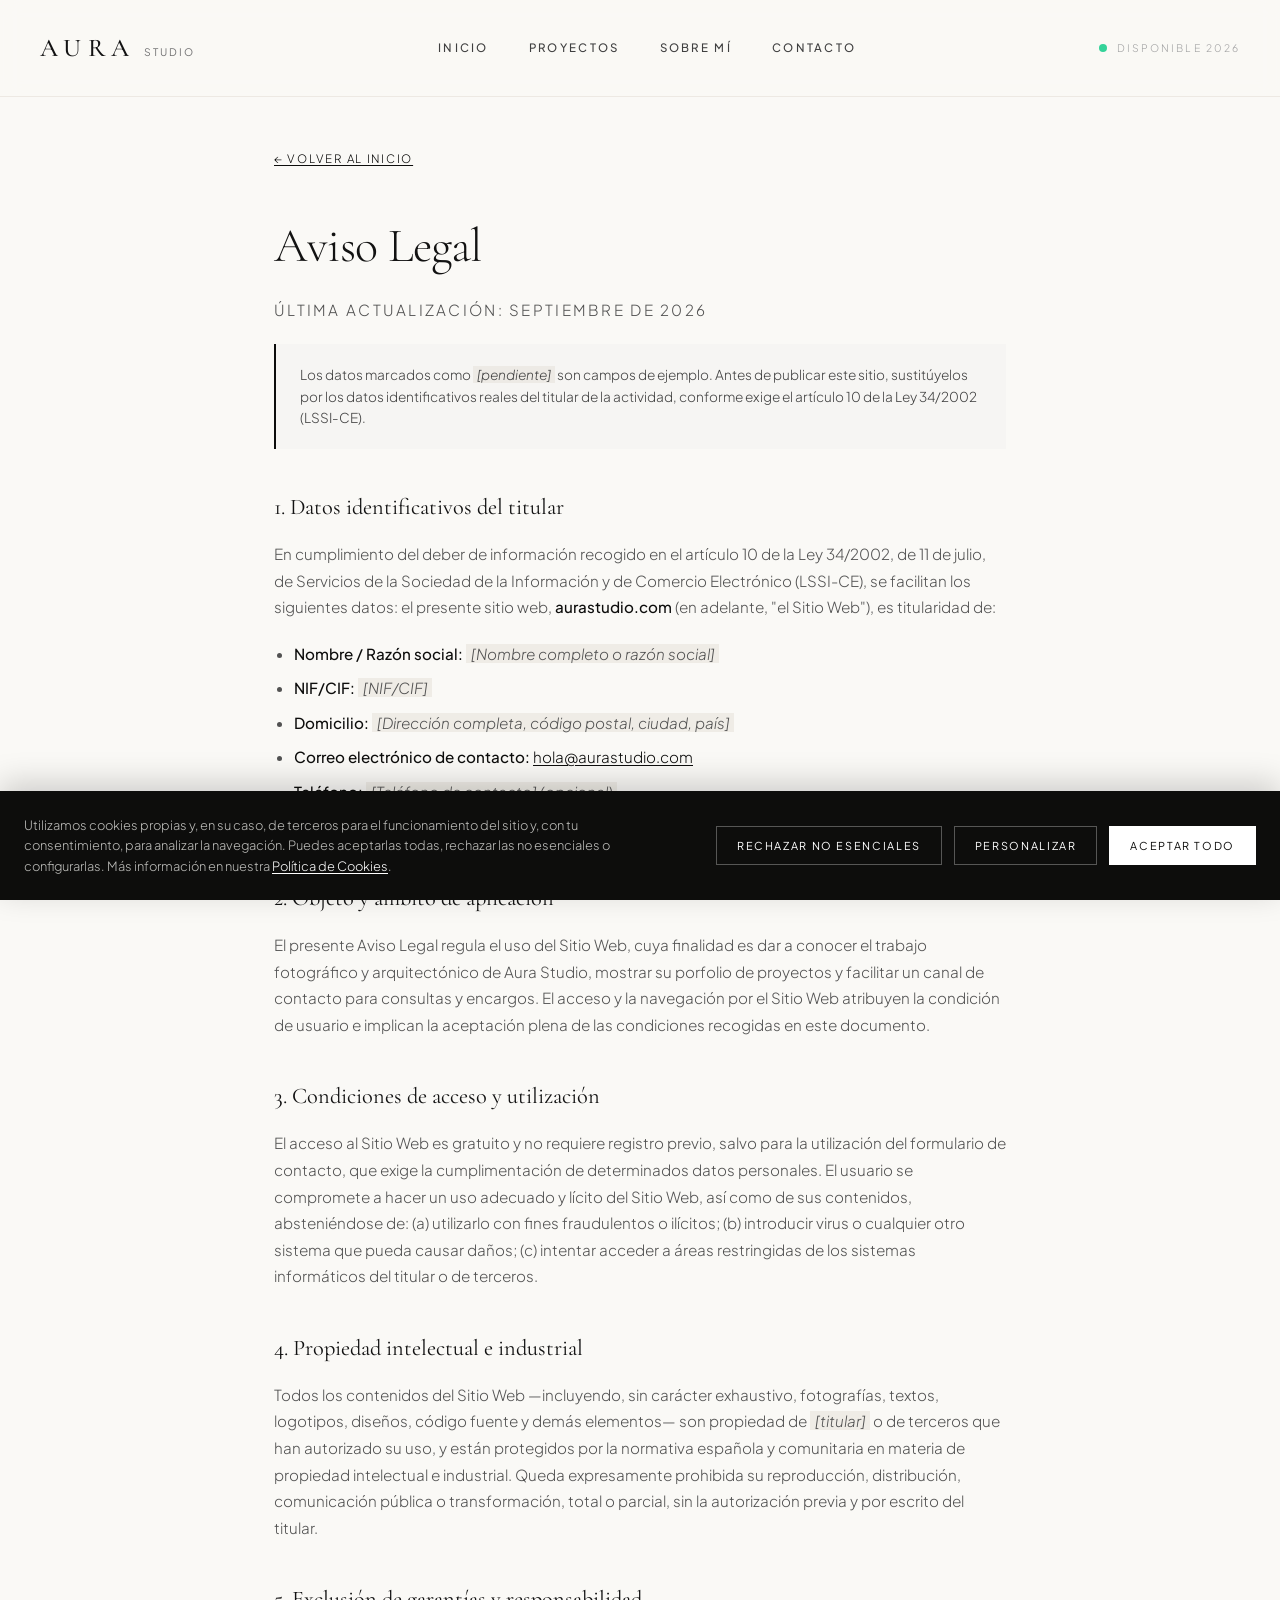
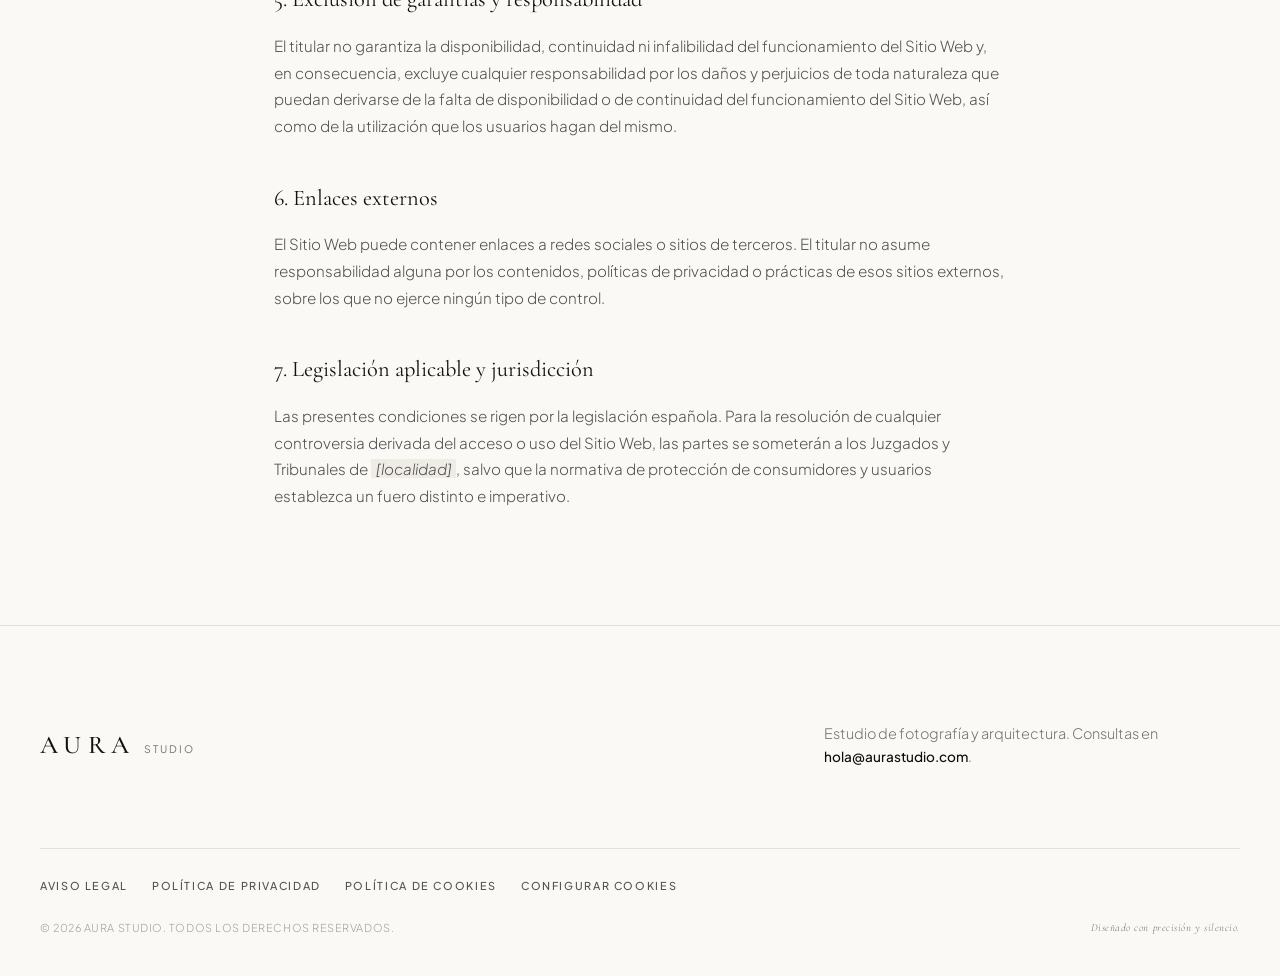
<file: aviso-legal.html>
<!DOCTYPE html>
<html lang="es">
<head>
<meta charset="UTF-8">
<meta name="viewport" content="width=device-width, initial-scale=1.0">
<title>Aviso Legal | Aura Studio</title>
<meta name="description" content="Aviso Legal de Aura Studio: datos identificativos del titular, condiciones de acceso y uso del sitio web.">
<meta name="robots" content="noindex, follow">

<link rel="preconnect" href="https://fonts.googleapis.com">
<link rel="preconnect" href="https://fonts.gstatic.com" crossorigin>
<link href="https://fonts.googleapis.com/css2?family=Cormorant+Garamond:ital,wght@0,300;0,400;0,500;0,600;1,400&family=Plus+Jakarta+Sans:wght@300;400;500;600&display=swap" rel="stylesheet">

<link rel="stylesheet" href="styles.css">
</head>
<body>

<header class="header" id="header">
  <div class="header__inner">
    <a href="index.html" class="logo">AURA<span class="logo__sub">Studio</span></a>

    <nav class="nav" id="nav">
      <a href="index.html#inicio" class="nav__link">Inicio</a>
      <a href="index.html#proyectos" class="nav__link">Proyectos</a>
      <a href="index.html#sobre-mi" class="nav__link">Sobre mí</a>
      <a href="index.html#contacto" class="nav__link">Contacto</a>
    </nav>

    <div class="header__status">
      <span class="status-dot"></span>
      <span>Disponible 2026</span>
    </div>

    <button class="menu-btn" id="menuBtn" aria-label="Abrir menú" aria-expanded="false">
      <span></span>
      <span></span>
      <span></span>
    </button>
  </div>
</header>

<div class="mobile-menu" id="mobileMenu">
  <nav class="mobile-menu__nav">
    <a href="index.html#inicio" class="mobile-menu__link">01. Inicio</a>
    <a href="index.html#proyectos" class="mobile-menu__link">02. Proyectos</a>
    <a href="index.html#sobre-mi" class="mobile-menu__link">03. Sobre mí</a>
    <a href="index.html#contacto" class="mobile-menu__link">04. Contacto</a>
  </nav>
  <div class="mobile-menu__footer">
    <p class="eyebrow">Contacto directo</p>
    <p class="mobile-menu__email">estudio@aurastudio.com</p>
    <p class="mobile-menu__cities">Madrid · París · Tokio</p>
  </div>
</div>

<main>
  <article class="legal-main">
    <a href="index.html" class="back-link">← Volver al inicio</a>

    <h1>Aviso Legal</h1>
    <p class="legal-updated">Última actualización: septiembre de 2026</p>

    <div class="legal-notice">
      Los datos marcados como <span class="placeholder">[pendiente]</span> son campos de ejemplo.
      Antes de publicar este sitio, sustitúyelos por los datos identificativos reales del titular
      de la actividad, conforme exige el artículo 10 de la Ley 34/2002 (LSSI-CE).
    </div>

    <h2>1. Datos identificativos del titular</h2>
    <p>
      En cumplimiento del deber de información recogido en el artículo 10 de la Ley 34/2002, de 11
      de julio, de Servicios de la Sociedad de la Información y de Comercio Electrónico (LSSI-CE),
      se facilitan los siguientes datos: el presente sitio web, <strong>aurastudio.com</strong>
      (en adelante, "el Sitio Web"), es titularidad de:
    </p>
    <ul>
      <li><strong>Nombre / Razón social:</strong> <span class="placeholder">[Nombre completo o razón social]</span></li>
      <li><strong>NIF/CIF:</strong> <span class="placeholder">[NIF/CIF]</span></li>
      <li><strong>Domicilio:</strong> <span class="placeholder">[Dirección completa, código postal, ciudad, país]</span></li>
      <li><strong>Correo electrónico de contacto:</strong> <a href="mailto:hola@aurastudio.com">hola@aurastudio.com</a></li>
      <li><strong>Teléfono:</strong> <span class="placeholder">[Teléfono de contacto] (opcional)</span></li>
      <li><strong>Inscripción registral:</strong> <span class="placeholder">[Nº de inscripción en el Registro Mercantil, si procede]</span></li>
    </ul>

    <h2>2. Objeto y ámbito de aplicación</h2>
    <p>
      El presente Aviso Legal regula el uso del Sitio Web, cuya finalidad es dar a conocer el trabajo
      fotográfico y arquitectónico de Aura Studio, mostrar su porfolio de proyectos y facilitar un
      canal de contacto para consultas y encargos. El acceso y la navegación por el Sitio Web
      atribuyen la condición de usuario e implican la aceptación plena de las condiciones
      recogidas en este documento.
    </p>

    <h2>3. Condiciones de acceso y utilización</h2>
    <p>
      El acceso al Sitio Web es gratuito y no requiere registro previo, salvo para la utilización
      del formulario de contacto, que exige la cumplimentación de determinados datos personales.
      El usuario se compromete a hacer un uso adecuado y lícito del Sitio Web, así como de sus
      contenidos, absteniéndose de: (a) utilizarlo con fines fraudulentos o ilícitos; (b) introducir
      virus o cualquier otro sistema que pueda causar daños; (c) intentar acceder a áreas
      restringidas de los sistemas informáticos del titular o de terceros.
    </p>

    <h2>4. Propiedad intelectual e industrial</h2>
    <p>
      Todos los contenidos del Sitio Web —incluyendo, sin carácter exhaustivo, fotografías, textos,
      logotipos, diseños, código fuente y demás elementos— son propiedad de
      <span class="placeholder">[titular]</span> o de terceros que han autorizado su uso, y están
      protegidos por la normativa española y comunitaria en materia de propiedad intelectual e
      industrial. Queda expresamente prohibida su reproducción, distribución, comunicación pública
      o transformación, total o parcial, sin la autorización previa y por escrito del titular.
    </p>

    <h2>5. Exclusión de garantías y responsabilidad</h2>
    <p>
      El titular no garantiza la disponibilidad, continuidad ni infalibilidad del funcionamiento del
      Sitio Web y, en consecuencia, excluye cualquier responsabilidad por los daños y perjuicios de
      toda naturaleza que puedan derivarse de la falta de disponibilidad o de continuidad del
      funcionamiento del Sitio Web, así como de la utilización que los usuarios hagan del mismo.
    </p>

    <h2>6. Enlaces externos</h2>
    <p>
      El Sitio Web puede contener enlaces a redes sociales o sitios de terceros. El titular no
      asume responsabilidad alguna por los contenidos, políticas de privacidad o prácticas de esos
      sitios externos, sobre los que no ejerce ningún tipo de control.
    </p>

    <h2>7. Legislación aplicable y jurisdicción</h2>
    <p>
      Las presentes condiciones se rigen por la legislación española. Para la resolución de
      cualquier controversia derivada del acceso o uso del Sitio Web, las partes se someterán a los
      Juzgados y Tribunales de <span class="placeholder">[localidad]</span>, salvo que la normativa
      de protección de consumidores y usuarios establezca un fuero distinto e imperativo.
    </p>
  </article>
</main>

<footer class="footer footer--simple" id="contacto">
  <div class="footer__grid">
    <div class="footer__simple-top">
      <a href="index.html" class="logo">AURA<span class="logo__sub">Studio</span></a>
      <p class="section-desc" style="max-width: 26rem; margin: 0;">
        Estudio de fotografía y arquitectura. Consultas en
        <a href="mailto:hola@aurastudio.com" class="contact-details__value">hola@aurastudio.com</a>.
      </p>
    </div>
  </div>

  <div class="footer__bottom">
    <nav class="footer__legal-links" aria-label="Enlaces legales">
      <a href="aviso-legal.html">Aviso Legal</a>
      <a href="politica-privacidad.html">Política de Privacidad</a>
      <a href="politica-cookies.html">Política de Cookies</a>
      <button type="button" id="cookieSettingsBtn" class="footer__legal-btn">Configurar Cookies</button>
    </nav>
    <div class="footer__copyright-row">
      <p>© 2026 AURA STUDIO. TODOS LOS DERECHOS RESERVADOS.</p>
      <p class="footer__signoff">Diseñado con precisión y silencio.</p>
    </div>
  </div>
</footer>

<script src="script.js"></script>
</body>
</html>
</file>
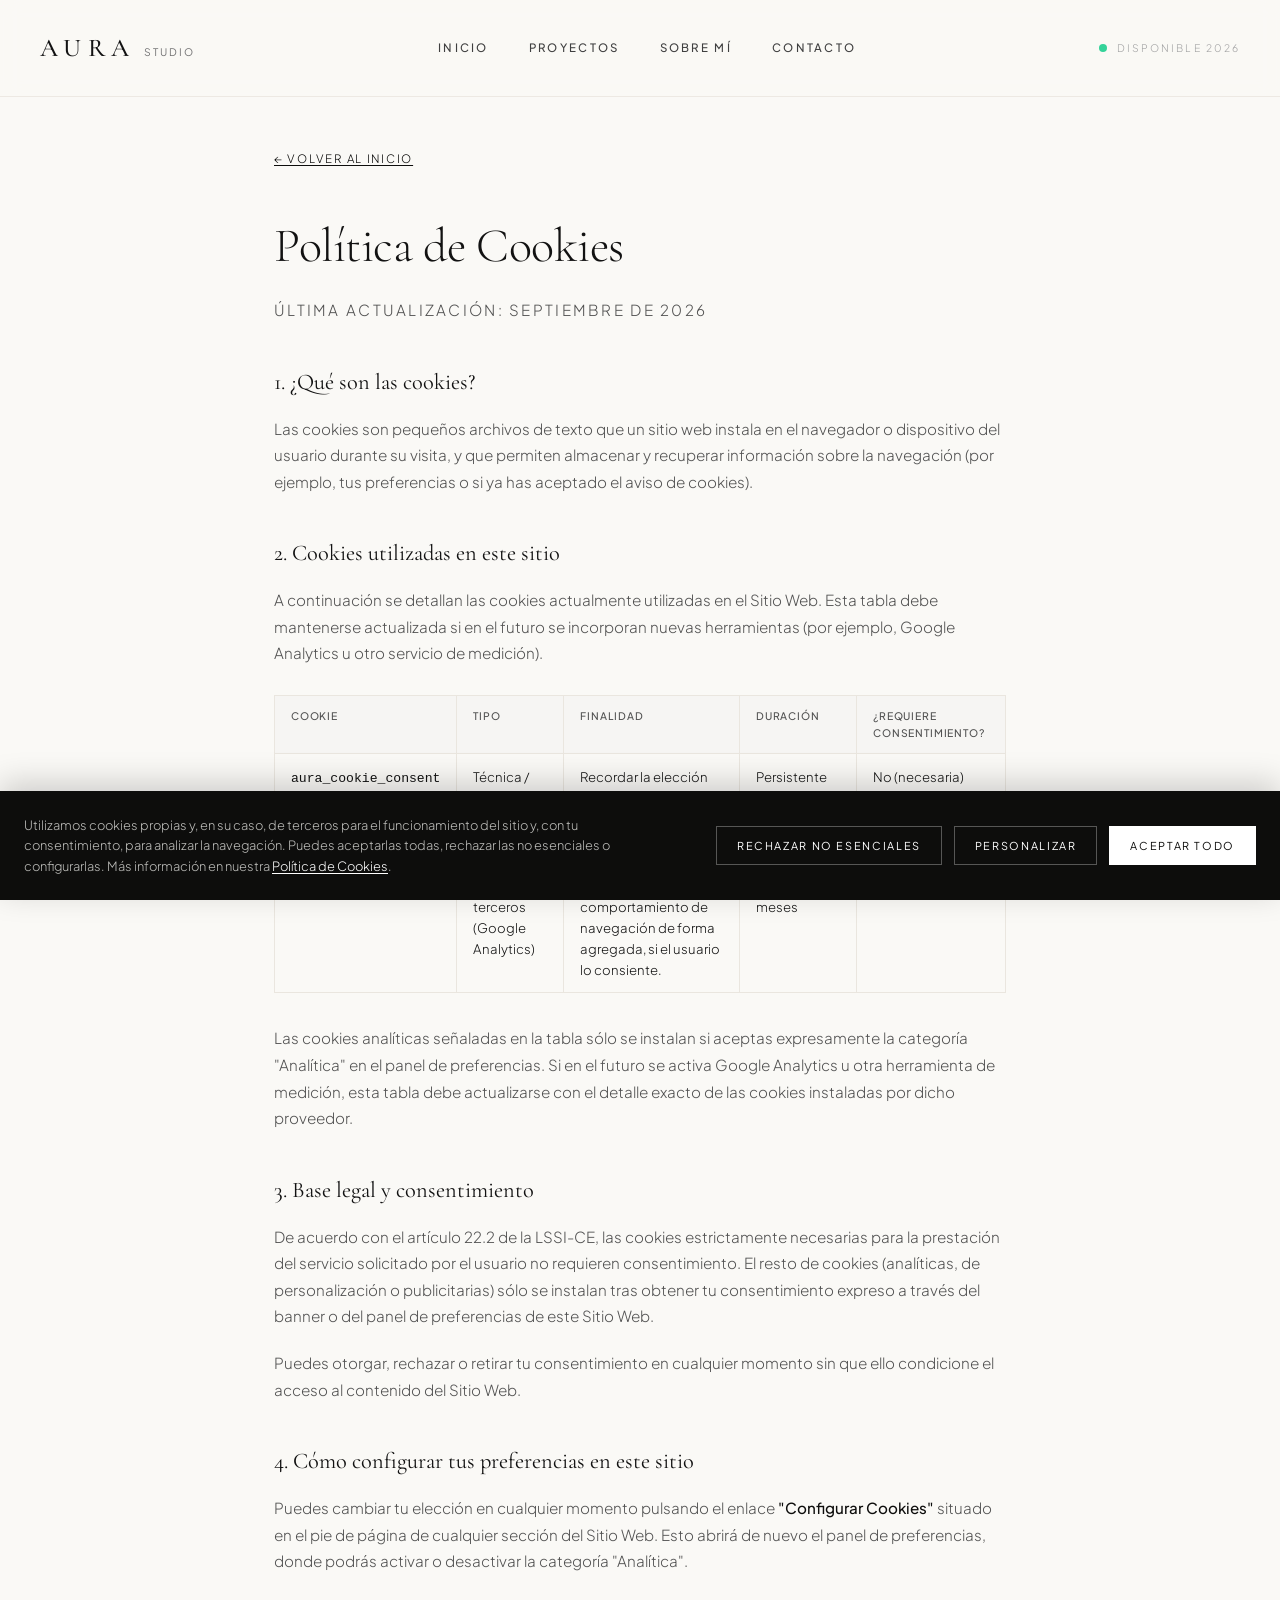
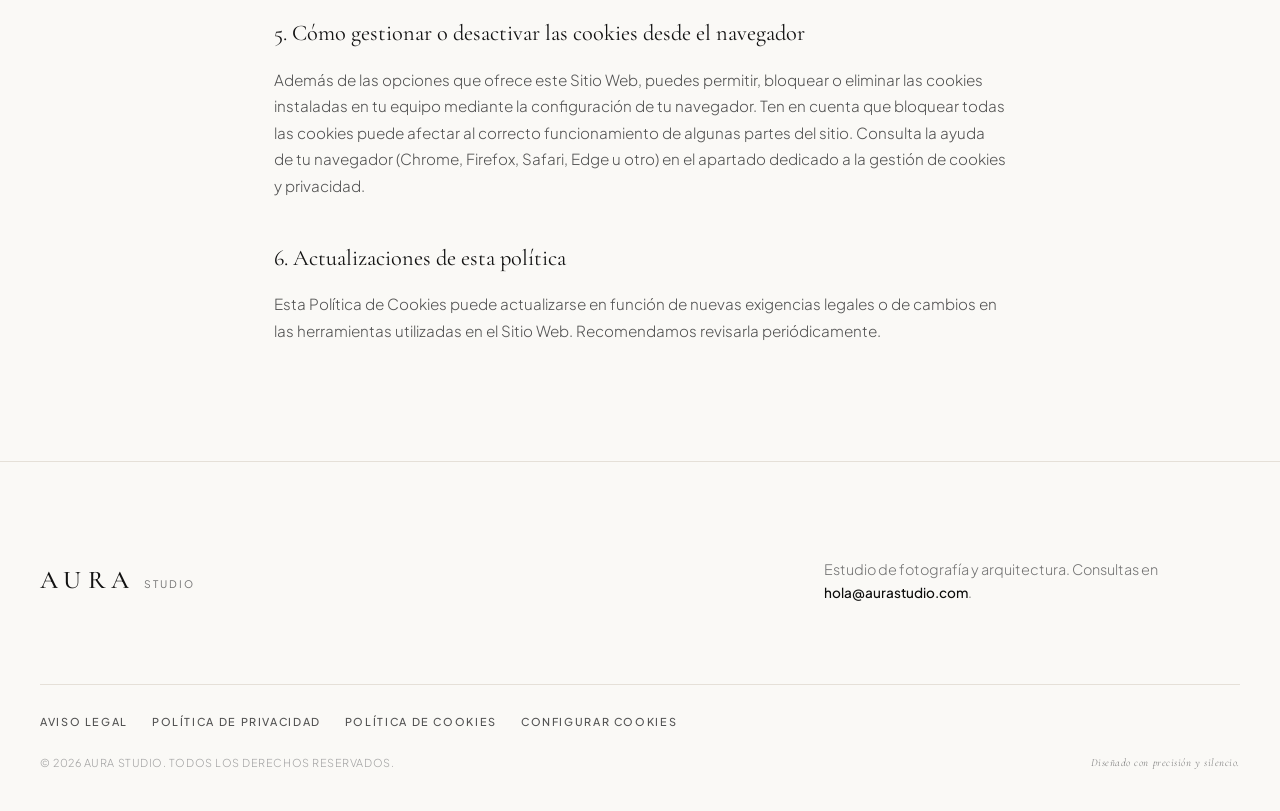
<file: politica-cookies.html>
<!DOCTYPE html>
<html lang="es">
<head>
<meta charset="UTF-8">
<meta name="viewport" content="width=device-width, initial-scale=1.0">
<title>Política de Cookies | Aura Studio</title>
<meta name="description" content="Política de Cookies de Aura Studio: qué cookies utilizamos, con qué finalidad y cómo puedes configurarlas o desactivarlas.">
<meta name="robots" content="noindex, follow">

<link rel="preconnect" href="https://fonts.googleapis.com">
<link rel="preconnect" href="https://fonts.gstatic.com" crossorigin>
<link href="https://fonts.googleapis.com/css2?family=Cormorant+Garamond:ital,wght@0,300;0,400;0,500;0,600;1,400&family=Plus+Jakarta+Sans:wght@300;400;500;600&display=swap" rel="stylesheet">

<link rel="stylesheet" href="styles.css">
</head>
<body>

<header class="header" id="header">
  <div class="header__inner">
    <a href="index.html" class="logo">AURA<span class="logo__sub">Studio</span></a>

    <nav class="nav" id="nav">
      <a href="index.html#inicio" class="nav__link">Inicio</a>
      <a href="index.html#proyectos" class="nav__link">Proyectos</a>
      <a href="index.html#sobre-mi" class="nav__link">Sobre mí</a>
      <a href="index.html#contacto" class="nav__link">Contacto</a>
    </nav>

    <div class="header__status">
      <span class="status-dot"></span>
      <span>Disponible 2026</span>
    </div>

    <button class="menu-btn" id="menuBtn" aria-label="Abrir menú" aria-expanded="false">
      <span></span>
      <span></span>
      <span></span>
    </button>
  </div>
</header>

<div class="mobile-menu" id="mobileMenu">
  <nav class="mobile-menu__nav">
    <a href="index.html#inicio" class="mobile-menu__link">01. Inicio</a>
    <a href="index.html#proyectos" class="mobile-menu__link">02. Proyectos</a>
    <a href="index.html#sobre-mi" class="mobile-menu__link">03. Sobre mí</a>
    <a href="index.html#contacto" class="mobile-menu__link">04. Contacto</a>
  </nav>
  <div class="mobile-menu__footer">
    <p class="eyebrow">Contacto directo</p>
    <p class="mobile-menu__email">estudio@aurastudio.com</p>
    <p class="mobile-menu__cities">Madrid · París · Tokio</p>
  </div>
</div>

<main>
  <article class="legal-main">
    <a href="index.html" class="back-link">← Volver al inicio</a>

    <h1>Política de Cookies</h1>
    <p class="legal-updated">Última actualización: septiembre de 2026</p>

    <h2>1. ¿Qué son las cookies?</h2>
    <p>
      Las cookies son pequeños archivos de texto que un sitio web instala en el navegador o
      dispositivo del usuario durante su visita, y que permiten almacenar y recuperar información
      sobre la navegación (por ejemplo, tus preferencias o si ya has aceptado el aviso de cookies).
    </p>

    <h2>2. Cookies utilizadas en este sitio</h2>
    <p>
      A continuación se detallan las cookies actualmente utilizadas en el Sitio Web. Esta tabla debe
      mantenerse actualizada si en el futuro se incorporan nuevas herramientas (por ejemplo, Google
      Analytics u otro servicio de medición).
    </p>

    <div class="table-wrap">
      <table>
        <thead>
          <tr>
            <th>Cookie</th>
            <th>Tipo</th>
            <th>Finalidad</th>
            <th>Duración</th>
            <th>¿Requiere consentimiento?</th>
          </tr>
        </thead>
        <tbody>
          <tr>
            <td><code>aura_cookie_consent</code></td>
            <td>Técnica / propia</td>
            <td>Recordar la elección del usuario sobre el uso de cookies.</td>
            <td>Persistente (hasta que el usuario la elimine)</td>
            <td>No (necesaria)</td>
          </tr>
          <tr>
            <td><span class="placeholder">_ga, _ga_*</span></td>
            <td>Analítica / terceros (Google Analytics)</td>
            <td>Medir el tráfico y el comportamiento de navegación de forma agregada, si el usuario lo consiente.</td>
            <td>Hasta 24 meses</td>
            <td>Sí</td>
          </tr>
        </tbody>
      </table>
    </div>

    <p>
      Las cookies analíticas señaladas en la tabla sólo se instalan si aceptas expresamente la
      categoría "Analítica" en el panel de preferencias. Si en el futuro se activa Google Analytics
      u otra herramienta de medición, esta tabla debe actualizarse con el detalle exacto de las
      cookies instaladas por dicho proveedor.
    </p>

    <h2>3. Base legal y consentimiento</h2>
    <p>
      De acuerdo con el artículo 22.2 de la LSSI-CE, las cookies estrictamente necesarias para la
      prestación del servicio solicitado por el usuario no requieren consentimiento. El resto de
      cookies (analíticas, de personalización o publicitarias) sólo se instalan tras obtener tu
      consentimiento expreso a través del banner o del panel de preferencias de este Sitio Web.
    </p>
    <p>
      Puedes otorgar, rechazar o retirar tu consentimiento en cualquier momento sin que ello
      condicione el acceso al contenido del Sitio Web.
    </p>

    <h2>4. Cómo configurar tus preferencias en este sitio</h2>
    <p>
      Puedes cambiar tu elección en cualquier momento pulsando el enlace <strong>"Configurar
      Cookies"</strong> situado en el pie de página de cualquier sección del Sitio Web. Esto abrirá
      de nuevo el panel de preferencias, donde podrás activar o desactivar la categoría "Analítica".
    </p>

    <h2>5. Cómo gestionar o desactivar las cookies desde el navegador</h2>
    <p>
      Además de las opciones que ofrece este Sitio Web, puedes permitir, bloquear o eliminar las
      cookies instaladas en tu equipo mediante la configuración de tu navegador. Ten en cuenta que
      bloquear todas las cookies puede afectar al correcto funcionamiento de algunas partes del
      sitio. Consulta la ayuda de tu navegador (Chrome, Firefox, Safari, Edge u otro) en el apartado
      dedicado a la gestión de cookies y privacidad.
    </p>

    <h2>6. Actualizaciones de esta política</h2>
    <p>
      Esta Política de Cookies puede actualizarse en función de nuevas exigencias legales o de
      cambios en las herramientas utilizadas en el Sitio Web. Recomendamos revisarla
      periódicamente.
    </p>
  </article>
</main>

<footer class="footer footer--simple" id="contacto">
  <div class="footer__grid">
    <div class="footer__simple-top">
      <a href="index.html" class="logo">AURA<span class="logo__sub">Studio</span></a>
      <p class="section-desc" style="max-width: 26rem; margin: 0;">
        Estudio de fotografía y arquitectura. Consultas en
        <a href="mailto:hola@aurastudio.com" class="contact-details__value">hola@aurastudio.com</a>.
      </p>
    </div>
  </div>

  <div class="footer__bottom">
    <nav class="footer__legal-links" aria-label="Enlaces legales">
      <a href="aviso-legal.html">Aviso Legal</a>
      <a href="politica-privacidad.html">Política de Privacidad</a>
      <a href="politica-cookies.html">Política de Cookies</a>
      <button type="button" id="cookieSettingsBtn" class="footer__legal-btn">Configurar Cookies</button>
    </nav>
    <div class="footer__copyright-row">
      <p>© 2026 AURA STUDIO. TODOS LOS DERECHOS RESERVADOS.</p>
      <p class="footer__signoff">Diseñado con precisión y silencio.</p>
    </div>
  </div>
</footer>

<script src="script.js"></script>
</body>
</html>
</file>
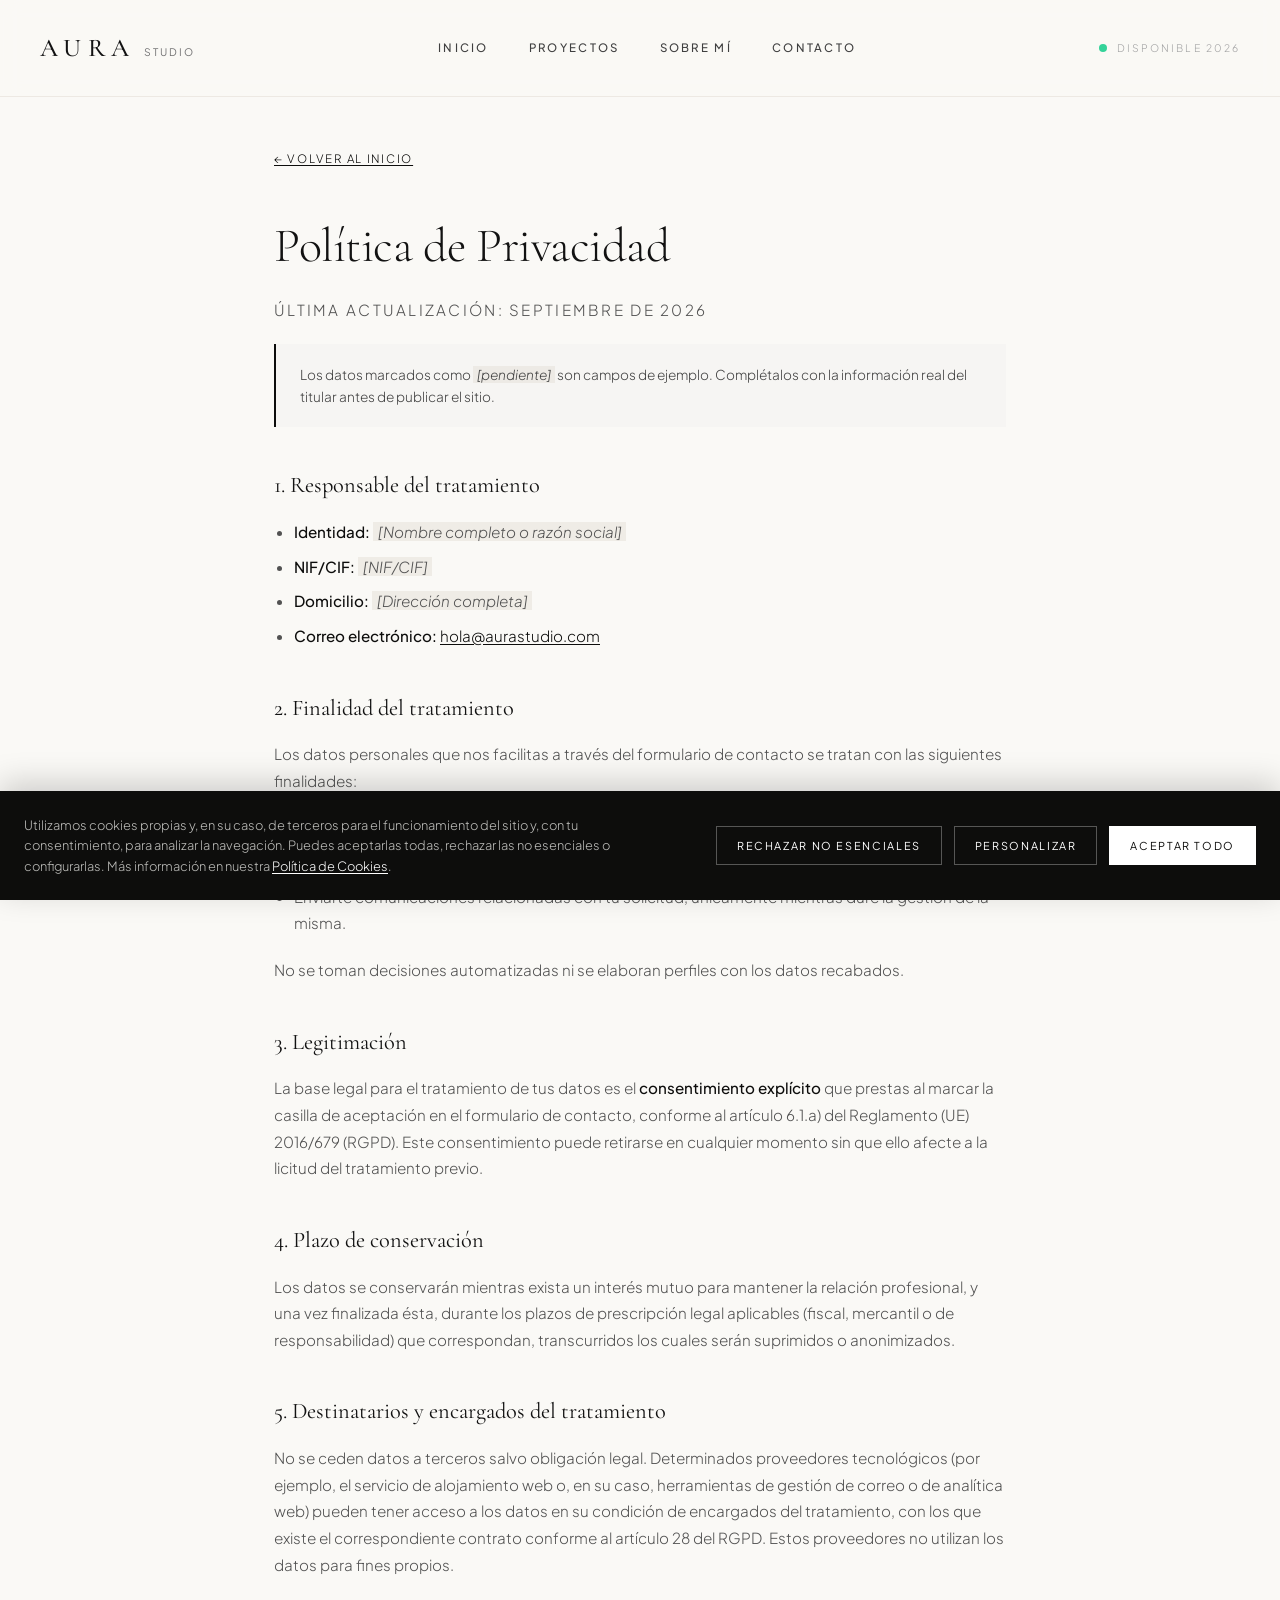
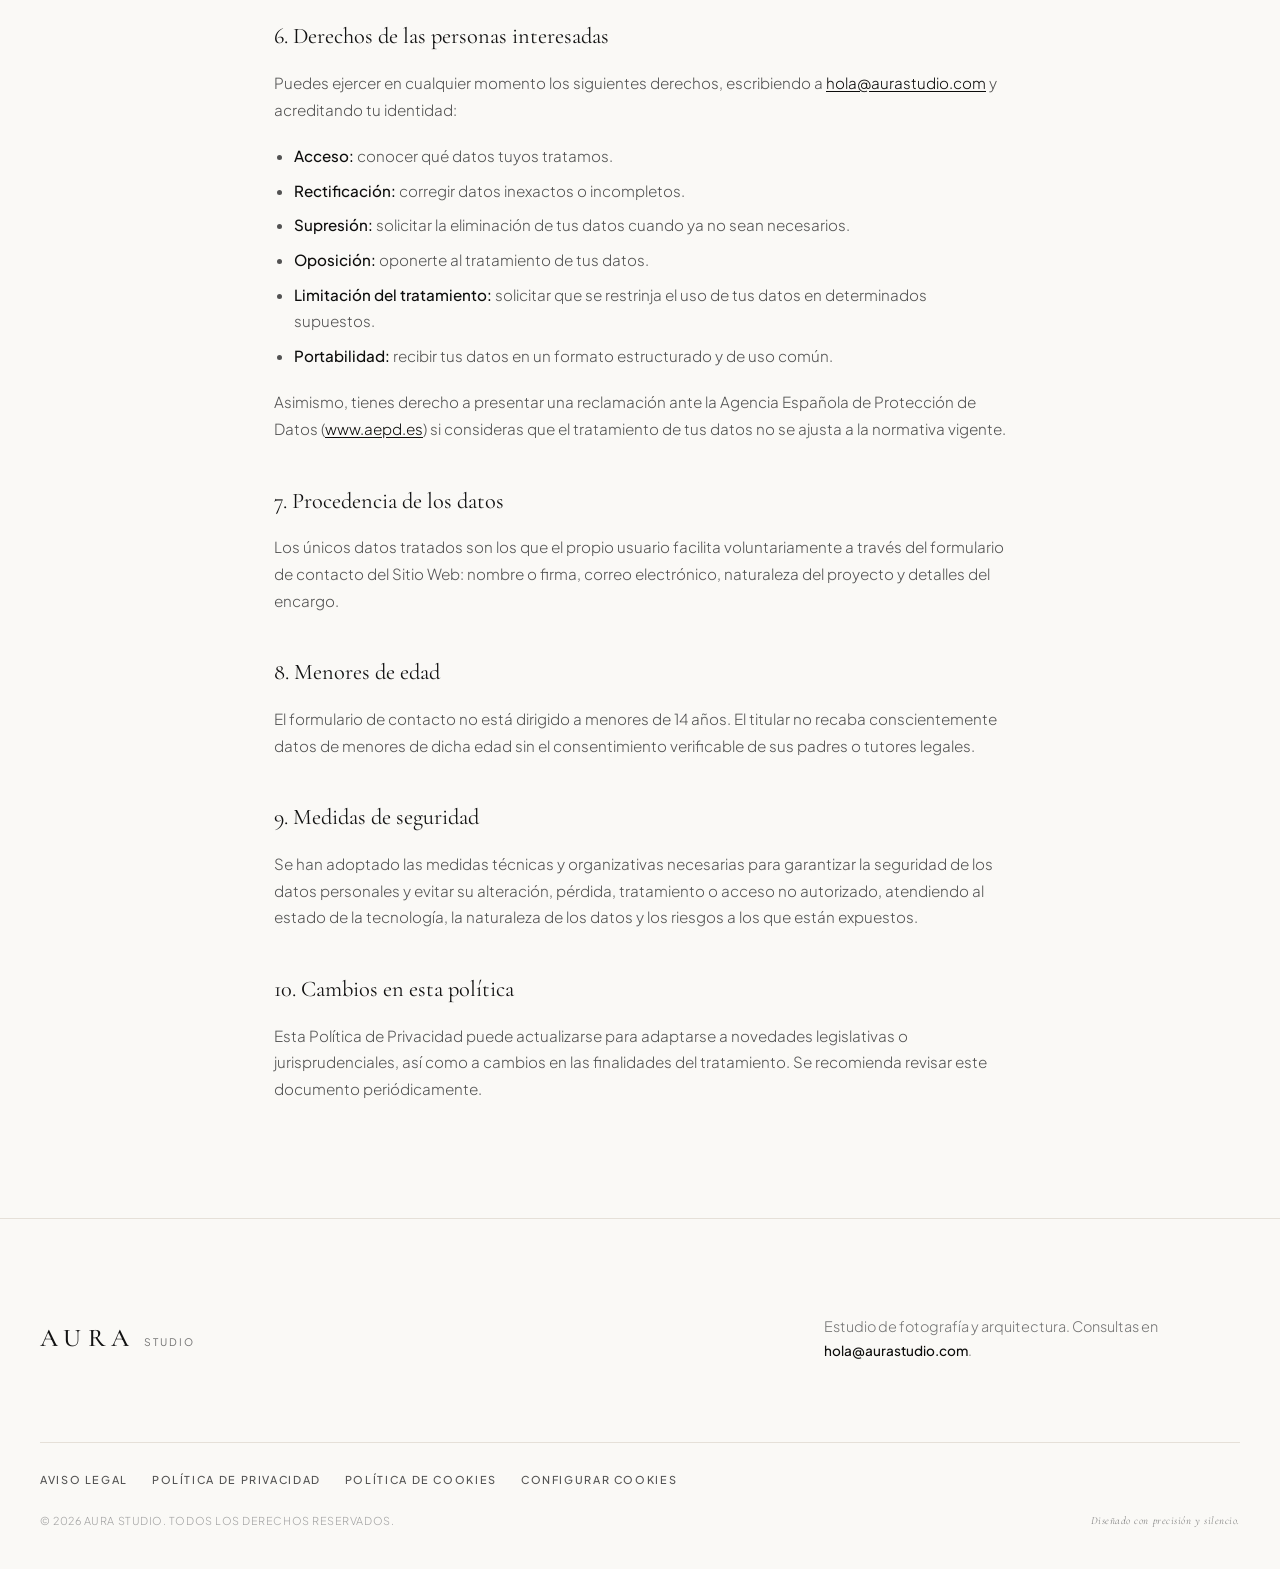
<file: politica-privacidad.html>
<!DOCTYPE html>
<html lang="es">
<head>
<meta charset="UTF-8">
<meta name="viewport" content="width=device-width, initial-scale=1.0">
<title>Política de Privacidad | Aura Studio</title>
<meta name="description" content="Política de Privacidad de Aura Studio: responsable, finalidad, legitimación, conservación y derechos sobre tus datos personales.">
<meta name="robots" content="noindex, follow">

<link rel="preconnect" href="https://fonts.googleapis.com">
<link rel="preconnect" href="https://fonts.gstatic.com" crossorigin>
<link href="https://fonts.googleapis.com/css2?family=Cormorant+Garamond:ital,wght@0,300;0,400;0,500;0,600;1,400&family=Plus+Jakarta+Sans:wght@300;400;500;600&display=swap" rel="stylesheet">

<link rel="stylesheet" href="styles.css">
</head>
<body>

<header class="header" id="header">
  <div class="header__inner">
    <a href="index.html" class="logo">AURA<span class="logo__sub">Studio</span></a>

    <nav class="nav" id="nav">
      <a href="index.html#inicio" class="nav__link">Inicio</a>
      <a href="index.html#proyectos" class="nav__link">Proyectos</a>
      <a href="index.html#sobre-mi" class="nav__link">Sobre mí</a>
      <a href="index.html#contacto" class="nav__link">Contacto</a>
    </nav>

    <div class="header__status">
      <span class="status-dot"></span>
      <span>Disponible 2026</span>
    </div>

    <button class="menu-btn" id="menuBtn" aria-label="Abrir menú" aria-expanded="false">
      <span></span>
      <span></span>
      <span></span>
    </button>
  </div>
</header>

<div class="mobile-menu" id="mobileMenu">
  <nav class="mobile-menu__nav">
    <a href="index.html#inicio" class="mobile-menu__link">01. Inicio</a>
    <a href="index.html#proyectos" class="mobile-menu__link">02. Proyectos</a>
    <a href="index.html#sobre-mi" class="mobile-menu__link">03. Sobre mí</a>
    <a href="index.html#contacto" class="mobile-menu__link">04. Contacto</a>
  </nav>
  <div class="mobile-menu__footer">
    <p class="eyebrow">Contacto directo</p>
    <p class="mobile-menu__email">estudio@aurastudio.com</p>
    <p class="mobile-menu__cities">Madrid · París · Tokio</p>
  </div>
</div>

<main>
  <article class="legal-main">
    <a href="index.html" class="back-link">← Volver al inicio</a>

    <h1>Política de Privacidad</h1>
    <p class="legal-updated">Última actualización: septiembre de 2026</p>

    <div class="legal-notice">
      Los datos marcados como <span class="placeholder">[pendiente]</span> son campos de ejemplo.
      Complétalos con la información real del titular antes de publicar el sitio.
    </div>

    <h2>1. Responsable del tratamiento</h2>
    <ul>
      <li><strong>Identidad:</strong> <span class="placeholder">[Nombre completo o razón social]</span></li>
      <li><strong>NIF/CIF:</strong> <span class="placeholder">[NIF/CIF]</span></li>
      <li><strong>Domicilio:</strong> <span class="placeholder">[Dirección completa]</span></li>
      <li><strong>Correo electrónico:</strong> <a href="mailto:hola@aurastudio.com">hola@aurastudio.com</a></li>
    </ul>

    <h2>2. Finalidad del tratamiento</h2>
    <p>Los datos personales que nos facilitas a través del formulario de contacto se tratan con las siguientes finalidades:</p>
    <ul>
      <li>Atender y responder a tus consultas, solicitudes de presupuesto o encargos.</li>
      <li>Gestionar la relación profesional derivada de dichas consultas.</li>
      <li>Enviarte comunicaciones relacionadas con tu solicitud, únicamente mientras dure la gestión de la misma.</li>
    </ul>
    <p>No se toman decisiones automatizadas ni se elaboran perfiles con los datos recabados.</p>

    <h2>3. Legitimación</h2>
    <p>
      La base legal para el tratamiento de tus datos es el <strong>consentimiento explícito</strong>
      que prestas al marcar la casilla de aceptación en el formulario de contacto, conforme al
      artículo 6.1.a) del Reglamento (UE) 2016/679 (RGPD). Este consentimiento puede retirarse en
      cualquier momento sin que ello afecte a la licitud del tratamiento previo.
    </p>

    <h2>4. Plazo de conservación</h2>
    <p>
      Los datos se conservarán mientras exista un interés mutuo para mantener la relación
      profesional, y una vez finalizada ésta, durante los plazos de prescripción legal aplicables
      (fiscal, mercantil o de responsabilidad) que correspondan, transcurridos los cuales serán
      suprimidos o anonimizados.
    </p>

    <h2>5. Destinatarios y encargados del tratamiento</h2>
    <p>
      No se ceden datos a terceros salvo obligación legal. Determinados proveedores tecnológicos
      (por ejemplo, el servicio de alojamiento web o, en su caso, herramientas de gestión de correo
      o de analítica web) pueden tener acceso a los datos en su condición de encargados del
      tratamiento, con los que existe el correspondiente contrato conforme al artículo 28 del RGPD.
      Estos proveedores no utilizan los datos para fines propios.
    </p>

    <h2>6. Derechos de las personas interesadas</h2>
    <p>Puedes ejercer en cualquier momento los siguientes derechos, escribiendo a
      <a href="mailto:hola@aurastudio.com">hola@aurastudio.com</a> y acreditando tu identidad:
    </p>
    <ul>
      <li><strong>Acceso:</strong> conocer qué datos tuyos tratamos.</li>
      <li><strong>Rectificación:</strong> corregir datos inexactos o incompletos.</li>
      <li><strong>Supresión:</strong> solicitar la eliminación de tus datos cuando ya no sean necesarios.</li>
      <li><strong>Oposición:</strong> oponerte al tratamiento de tus datos.</li>
      <li><strong>Limitación del tratamiento:</strong> solicitar que se restrinja el uso de tus datos en determinados supuestos.</li>
      <li><strong>Portabilidad:</strong> recibir tus datos en un formato estructurado y de uso común.</li>
    </ul>
    <p>
      Asimismo, tienes derecho a presentar una reclamación ante la Agencia Española de Protección
      de Datos (<a href="https://www.aepd.es" target="_blank" rel="noopener">www.aepd.es</a>) si
      consideras que el tratamiento de tus datos no se ajusta a la normativa vigente.
    </p>

    <h2>7. Procedencia de los datos</h2>
    <p>
      Los únicos datos tratados son los que el propio usuario facilita voluntariamente a través del
      formulario de contacto del Sitio Web: nombre o firma, correo electrónico, naturaleza del
      proyecto y detalles del encargo.
    </p>

    <h2>8. Menores de edad</h2>
    <p>
      El formulario de contacto no está dirigido a menores de 14 años. El titular no recaba
      conscientemente datos de menores de dicha edad sin el consentimiento verificable de sus
      padres o tutores legales.
    </p>

    <h2>9. Medidas de seguridad</h2>
    <p>
      Se han adoptado las medidas técnicas y organizativas necesarias para garantizar la seguridad
      de los datos personales y evitar su alteración, pérdida, tratamiento o acceso no autorizado,
      atendiendo al estado de la tecnología, la naturaleza de los datos y los riesgos a los que
      están expuestos.
    </p>

    <h2>10. Cambios en esta política</h2>
    <p>
      Esta Política de Privacidad puede actualizarse para adaptarse a novedades legislativas o
      jurisprudenciales, así como a cambios en las finalidades del tratamiento. Se recomienda
      revisar este documento periódicamente.
    </p>
  </article>
</main>

<footer class="footer footer--simple" id="contacto">
  <div class="footer__grid">
    <div class="footer__simple-top">
      <a href="index.html" class="logo">AURA<span class="logo__sub">Studio</span></a>
      <p class="section-desc" style="max-width: 26rem; margin: 0;">
        Estudio de fotografía y arquitectura. Consultas en
        <a href="mailto:hola@aurastudio.com" class="contact-details__value">hola@aurastudio.com</a>.
      </p>
    </div>
  </div>

  <div class="footer__bottom">
    <nav class="footer__legal-links" aria-label="Enlaces legales">
      <a href="aviso-legal.html">Aviso Legal</a>
      <a href="politica-privacidad.html">Política de Privacidad</a>
      <a href="politica-cookies.html">Política de Cookies</a>
      <button type="button" id="cookieSettingsBtn" class="footer__legal-btn">Configurar Cookies</button>
    </nav>
    <div class="footer__copyright-row">
      <p>© 2026 AURA STUDIO. TODOS LOS DERECHOS RESERVADOS.</p>
      <p class="footer__signoff">Diseñado con precisión y silencio.</p>
    </div>
  </div>
</footer>

<script src="script.js"></script>
</body>
</html>
</file>
<file: styles.css>
/* ==========================================================================
   AURA STUDIO — Minimal Portfolio
   ========================================================================== */

:root {
  --color-bg: #faf9f6;
  --color-text: #121212;
  --color-black: #0d0d0c;
  --color-muted: #f6f5f3;
  --color-border: #eae6df;
  --color-accent: #e5e0d8;
  --color-gray-400: #a3a3a3;
  --color-gray-500: #737373;
  --color-gray-600: #525252;
  --color-gray-700: #404040;

  --font-serif: "Cormorant Garamond", Georgia, serif;
  --font-sans: "Plus Jakarta Sans", -apple-system, BlinkMacSystemFont, sans-serif;

  --max-width: 1280px;
  --transition-slow: 0.6s cubic-bezier(0.16, 1, 0.3, 1);
}

*,
*::before,
*::after {
  box-sizing: border-box;
  margin: 0;
  padding: 0;
}

html {
  scroll-behavior: smooth;
}

body {
  background: var(--color-bg);
  color: var(--color-text);
  font-family: var(--font-sans);
  font-weight: 300;
  line-height: 1.6;
  -webkit-font-smoothing: antialiased;
}

::selection {
  background: var(--color-black);
  color: var(--color-bg);
}

img {
  display: block;
  max-width: 100%;
}

a {
  color: inherit;
  text-decoration: none;
}

button,
input,
select,
textarea {
  font-family: inherit;
  font-size: inherit;
  color: inherit;
}

.eyebrow {
  font-size: 0.7rem;
  text-transform: uppercase;
  letter-spacing: 0.25em;
  color: var(--color-gray-500);
  font-weight: 500;
}

.eyebrow--block {
  display: block;
  margin-bottom: 0.75rem;
}

.eyebrow-tag {
  display: inline-flex;
  align-items: center;
  gap: 0.75rem;
  margin-bottom: 1.5rem;
}

.eyebrow-line {
  width: 40px;
  height: 1px;
  background: var(--color-gray-400);
}

.br-desktop {
  display: none;
}

/* ==========================================================================
   Header / Navigation
   ========================================================================== */

.header {
  position: fixed;
  top: 0;
  left: 0;
  width: 100%;
  z-index: 100;
  background: rgba(250, 249, 246, 0.9);
  backdrop-filter: blur(10px);
  border-bottom: 1px solid rgba(229, 224, 216, 0.6);
  transition: box-shadow 0.3s ease, background 0.3s ease;
}

.header.is-scrolled {
  box-shadow: 0 1px 12px rgba(0, 0, 0, 0.05);
  background: rgba(250, 249, 246, 0.97);
}

.header__inner {
  max-width: var(--max-width);
  margin: 0 auto;
  height: 6rem;
  padding: 0 1.5rem;
  display: flex;
  align-items: center;
  justify-content: space-between;
}

.logo {
  font-family: var(--font-serif);
  font-size: 1.6rem;
  font-weight: 500;
  letter-spacing: 0.25em;
  text-transform: uppercase;
  transition: opacity 0.2s ease;
}

.logo:hover {
  opacity: 0.7;
}

.logo__sub {
  font-family: var(--font-sans);
  font-size: 0.65rem;
  letter-spacing: 0.2em;
  font-weight: 400;
  color: var(--color-gray-500);
  text-transform: uppercase;
  margin-left: 0.5rem;
}

.nav {
  display: none;
  align-items: center;
  gap: 2.5rem;
  font-size: 0.72rem;
  text-transform: uppercase;
  letter-spacing: 0.2em;
  font-weight: 500;
  color: var(--color-gray-700);
}

.nav__link {
  position: relative;
  padding: 0.25rem 0;
  transition: color 0.2s ease;
}

.nav__link::after {
  content: "";
  position: absolute;
  bottom: 0;
  left: 0;
  width: 0;
  height: 1px;
  background: var(--color-black);
  transition: width 0.3s ease;
}

.nav__link:hover {
  color: var(--color-black);
}

.nav__link:hover::after {
  width: 100%;
}

.header__status {
  display: none;
  align-items: center;
  gap: 0.6rem;
  font-size: 0.65rem;
  text-transform: uppercase;
  letter-spacing: 0.2em;
  color: var(--color-gray-400);
}

.status-dot {
  width: 8px;
  height: 8px;
  border-radius: 50%;
  background: #34d399;
  animation: pulse 2s infinite;
}

@keyframes pulse {
  0%, 100% { opacity: 1; }
  50% { opacity: 0.4; }
}

.menu-btn {
  display: flex;
  flex-direction: column;
  justify-content: center;
  align-items: center;
  gap: 6px;
  width: 2.5rem;
  height: 2.5rem;
  background: none;
  border: none;
  cursor: pointer;
  z-index: 110;
}

.menu-btn span {
  display: block;
  width: 24px;
  height: 1.5px;
  background: var(--color-black);
  transition: transform 0.3s ease, opacity 0.3s ease;
}

.menu-btn.is-open span:nth-child(1) {
  transform: translateY(7.5px) rotate(45deg);
}

.menu-btn.is-open span:nth-child(2) {
  opacity: 0;
}

.menu-btn.is-open span:nth-child(3) {
  transform: translateY(-7.5px) rotate(-45deg);
}

.mobile-menu {
  position: fixed;
  inset: 0;
  background: var(--color-bg);
  z-index: 95;
  display: none;
  flex-direction: column;
  justify-content: space-between;
  padding: 7rem 2rem 3rem;
}

.mobile-menu.is-open {
  display: flex;
}

.mobile-menu__nav {
  display: flex;
  flex-direction: column;
  gap: 2rem;
}

.mobile-menu__link {
  font-family: var(--font-serif);
  font-size: 1.75rem;
  letter-spacing: 0.02em;
  color: var(--color-gray-700);
  transition: color 0.2s ease;
}

.mobile-menu__link:hover {
  color: var(--color-black);
}

.mobile-menu__footer {
  border-top: 1px solid var(--color-accent);
  padding-top: 1.5rem;
  display: flex;
  flex-direction: column;
  gap: 0.5rem;
}

.mobile-menu__email {
  font-size: 0.9rem;
  font-weight: 300;
  color: var(--color-gray-600);
}

.mobile-menu__cities {
  font-size: 0.75rem;
  color: var(--color-gray-400);
}

/* ==========================================================================
   Buttons / Links
   ========================================================================== */

.btn {
  position: relative;
  display: inline-flex;
  align-items: center;
  justify-content: center;
  gap: 0.75rem;
  padding: 1rem 2rem;
  font-size: 0.72rem;
  text-transform: uppercase;
  letter-spacing: 0.22em;
  font-weight: 500;
  cursor: pointer;
  overflow: hidden;
  border: 1px solid var(--color-black);
  background: transparent;
}

.btn--outline {
  color: var(--color-black);
  transition: color 0.5s ease;
}

.btn--outline::before {
  content: "";
  position: absolute;
  inset: 0;
  background: var(--color-black);
  transform: translateX(-101%);
  transition: transform var(--transition-slow);
}

.btn--outline span,
.btn--outline svg {
  position: relative;
  z-index: 1;
  transition: transform 0.3s ease;
}

.btn--outline:hover {
  color: var(--color-bg);
}

.btn--outline:hover::before {
  transform: translateX(0);
}

.btn--outline:hover svg {
  transform: translateX(4px);
}

.btn--solid {
  background: var(--color-black);
  color: var(--color-bg);
  transition: background 0.3s ease;
}

.btn--solid:hover {
  background: var(--color-gray-700);
}

.link-arrow {
  font-size: 0.72rem;
  text-transform: uppercase;
  letter-spacing: 0.2em;
  font-weight: 500;
  color: var(--color-gray-500);
  padding: 1rem 0;
  transition: color 0.2s ease;
}

.link-arrow:hover {
  color: var(--color-black);
}

/* ==========================================================================
   Image zoom utility
   ========================================================================== */

.img-zoom-wrap {
  position: relative;
  overflow: hidden;
  background: rgba(229, 224, 216, 0.4);
}

.img-zoom {
  width: 100%;
  height: 100%;
  object-fit: cover;
  filter: grayscale(100%) contrast(1.08);
  transition: transform 1.1s cubic-bezier(0.16, 1, 0.3, 1);
}

.img-zoom-wrap:hover .img-zoom {
  transform: scale(1.06);
}

.ratio-4-5 { aspect-ratio: 4 / 5; }
.ratio-square { aspect-ratio: 1 / 1; }
.ratio-wide { aspect-ratio: 16 / 10; }

/* ==========================================================================
   Hero
   ========================================================================== */

.hero {
  min-height: 100vh;
  padding: 9rem 1.5rem 3rem;
  max-width: var(--max-width);
  margin: 0 auto;
  display: flex;
  flex-direction: column;
  justify-content: center;
}

.hero__grid {
  display: grid;
  grid-template-columns: 1fr;
  gap: 3rem;
  align-items: center;
}

.hero__title {
  font-family: var(--font-serif);
  font-weight: 300;
  font-size: clamp(2.5rem, 8vw, 5.5rem);
  line-height: 1.05;
  letter-spacing: -0.01em;
  margin-bottom: 2rem;
}

.hero__title em {
  font-style: italic;
  font-weight: 400;
}

.hero__subtitle {
  max-width: 34rem;
  font-size: clamp(1rem, 2vw, 1.15rem);
  color: var(--color-gray-600);
  margin-bottom: 2.5rem;
}

.hero__cta {
  display: flex;
  flex-wrap: wrap;
  align-items: center;
  gap: 1.5rem;
}

.hero__image-wrap {
  position: relative;
  margin: 0 auto;
  max-width: 24rem;
  width: 100%;
}

.hero__image {
  aspect-ratio: 3 / 4;
  box-shadow: 0 1px 3px rgba(0, 0, 0, 0.06);
}

.hero__image-caption {
  position: absolute;
  bottom: 1rem;
  left: 1rem;
  background: rgba(255, 255, 255, 0.9);
  backdrop-filter: blur(4px);
  padding: 0.5rem 1rem;
  font-size: 0.65rem;
  text-transform: uppercase;
  letter-spacing: 0.15em;
  color: var(--color-gray-600);
  border: 1px solid var(--color-accent);
}

.hero__accent-block {
  position: absolute;
  bottom: -1.5rem;
  right: -1.5rem;
  width: 7rem;
  height: 7rem;
  background: rgba(229, 224, 216, 0.6);
  z-index: -1;
}

.hero__bottom {
  margin-top: 4rem;
  padding-top: 2rem;
  border-top: 1px solid var(--color-accent);
  display: flex;
  justify-content: space-between;
  align-items: center;
  font-size: 0.68rem;
  text-transform: uppercase;
  letter-spacing: 0.15em;
  color: var(--color-gray-400);
}

.scroll-hint {
  display: flex;
  align-items: center;
  gap: 0.5rem;
  transition: color 0.2s ease;
}

.scroll-hint:hover {
  color: var(--color-black);
}

.scroll-hint svg {
  animation: bounce 2s infinite;
}

@keyframes bounce {
  0%, 100% { transform: translateY(0); }
  50% { transform: translateY(4px); }
}

/* ==========================================================================
   Section header (shared)
   ========================================================================== */

.section-header {
  display: flex;
  flex-direction: column;
  gap: 1.5rem;
  margin-bottom: 4rem;
}

.section-title {
  font-family: var(--font-serif);
  font-weight: 300;
  font-size: clamp(2rem, 5vw, 3rem);
  letter-spacing: -0.01em;
}

.section-desc {
  max-width: 28rem;
  font-size: 0.9rem;
  color: var(--color-gray-500);
}

/* ==========================================================================
   Gallery
   ========================================================================== */

.gallery {
  padding: 6rem 1.5rem;
  max-width: var(--max-width);
  margin: 0 auto;
  border-top: 1px solid var(--color-accent);
}

.gallery__grid {
  display: grid;
  grid-template-columns: 1fr;
  gap: 3rem;
}

.project {
  cursor: pointer;
}

.project__overlay {
  position: absolute;
  inset: 0;
  background: rgba(13, 13, 12, 0.2);
  opacity: 0;
  transition: opacity 0.4s ease;
  display: flex;
  align-items: flex-end;
  padding: 1.5rem;
}

.project__overlay span {
  color: #fff;
  font-size: 0.68rem;
  text-transform: uppercase;
  letter-spacing: 0.18em;
  font-weight: 500;
  background: rgba(0, 0, 0, 0.4);
  padding: 0.5rem 0.85rem;
  backdrop-filter: blur(4px);
}

.project:hover .project__overlay {
  opacity: 1;
}

.project__meta {
  margin-top: 1rem;
  padding-bottom: 0.75rem;
  border-bottom: 1px solid var(--color-border);
  display: flex;
  justify-content: space-between;
  align-items: baseline;
  gap: 1rem;
}

.project__title {
  font-family: var(--font-serif);
  font-size: 1.3rem;
  font-weight: 400;
  transition: font-style 0.2s ease;
}

.project:hover .project__title {
  font-style: italic;
}

.project__category {
  font-size: 0.68rem;
  text-transform: uppercase;
  letter-spacing: 0.1em;
  color: var(--color-gray-400);
  margin-top: 0.25rem;
}

.project__year {
  font-size: 0.75rem;
  font-family: monospace;
  color: var(--color-gray-400);
  white-space: nowrap;
}

/* ==========================================================================
   About
   ========================================================================== */

.about {
  padding: 6rem 1.5rem;
  max-width: var(--max-width);
  margin: 0 auto;
  border-top: 1px solid var(--color-accent);
}

.about__grid {
  display: grid;
  grid-template-columns: 1fr;
  gap: 3rem;
}

.about__media {
  display: flex;
  flex-direction: column;
  gap: 1.5rem;
}

.about__image {
  max-width: 26rem;
}

.manifesto {
  background: var(--color-muted);
  border-left: 2px solid var(--color-black);
  padding: 1.5rem;
}

.manifesto p:last-child {
  font-family: var(--font-serif);
  font-style: italic;
  font-size: 1.1rem;
  color: var(--color-gray-700);
  margin-top: 0.5rem;
}

.about__content {
  display: flex;
  flex-direction: column;
  justify-content: space-between;
  gap: 3rem;
}

.about__title {
  font-family: var(--font-serif);
  font-weight: 300;
  font-size: clamp(1.8rem, 4vw, 2.75rem);
  line-height: 1.2;
  margin-bottom: 1.5rem;
}

.about__text {
  display: flex;
  flex-direction: column;
  gap: 1.25rem;
  color: var(--color-gray-600);
  max-width: 36rem;
  font-size: 1rem;
  margin-bottom: 2.5rem;
}

.about__text strong {
  color: var(--color-black);
  font-weight: 500;
}

.stats {
  display: grid;
  grid-template-columns: repeat(3, 1fr);
  gap: 1.5rem;
  padding-top: 2rem;
  border-top: 1px solid var(--color-accent);
}

.stat__number {
  font-family: var(--font-serif);
  font-size: clamp(1.6rem, 3vw, 2.2rem);
}

.stat__label {
  font-size: 0.65rem;
  text-transform: uppercase;
  letter-spacing: 0.12em;
  color: var(--color-gray-400);
  margin-top: 0.25rem;
}

.signature__name {
  font-family: var(--font-serif);
  font-style: italic;
  font-size: 1.4rem;
  margin-bottom: 0.25rem;
}

/* ==========================================================================
   Footer / Contact
   ========================================================================== */

.footer {
  padding: 6rem 1.5rem 2.5rem;
  max-width: var(--max-width);
  margin: 0 auto;
  border-top: 1px solid var(--color-accent);
}

.footer__grid {
  display: grid;
  grid-template-columns: 1fr;
  gap: 4rem;
}

.footer__info {
  display: flex;
  flex-direction: column;
  justify-content: space-between;
  gap: 3rem;
}

.footer__title {
  font-family: var(--font-serif);
  font-weight: 300;
  font-size: clamp(2rem, 5vw, 2.75rem);
  letter-spacing: -0.01em;
  margin: 0.5rem 0 1.25rem;
}

.footer__desc {
  color: var(--color-gray-500);
  font-size: 0.95rem;
  max-width: 26rem;
  margin-bottom: 2.5rem;
}

.contact-details {
  display: flex;
  flex-direction: column;
  gap: 1rem;
}

.contact-details__label {
  font-size: 0.62rem;
  text-transform: uppercase;
  letter-spacing: 0.15em;
  color: var(--color-gray-400);
  margin-bottom: 0.15rem;
}

.contact-details__value {
  font-size: 0.85rem;
  color: var(--color-black);
  font-weight: 500;
  transition: opacity 0.2s ease;
}

a.contact-details__value:hover {
  opacity: 0.6;
}

.contact-details__value--muted {
  color: var(--color-gray-700);
  font-weight: 300;
}

.social {
  padding-top: 2rem;
  border-top: 1px solid rgba(229, 224, 216, 0.8);
}

.social__links {
  display: flex;
  flex-wrap: wrap;
  gap: 1.5rem;
  margin-top: 1rem;
  font-size: 0.72rem;
  text-transform: uppercase;
  letter-spacing: 0.15em;
  font-weight: 500;
  color: var(--color-gray-700);
}

.social__link {
  transition: color 0.2s ease;
}

.social__link:hover {
  color: var(--color-black);
}

.footer__form-wrap {
  background: var(--color-muted);
  border: 1px solid var(--color-border);
  padding: 2rem;
}

.form-title {
  font-family: var(--font-serif);
  font-size: 1.35rem;
  margin-bottom: 0.4rem;
}

.form-subtitle {
  font-size: 0.72rem;
  color: var(--color-gray-500);
  letter-spacing: 0.02em;
  margin-bottom: 2rem;
}

.form {
  display: flex;
  flex-direction: column;
  gap: 2rem;
}

.form__field label {
  display: block;
  font-size: 0.65rem;
  text-transform: uppercase;
  letter-spacing: 0.15em;
  color: var(--color-gray-500);
  margin-bottom: 0.5rem;
}

.form__field input,
.form__field select,
.form__field textarea {
  width: 100%;
  background: transparent;
  border: none;
  border-bottom: 1px solid #d4d4d4;
  padding: 0.7rem 0;
  font-size: 0.9rem;
  color: var(--color-black);
  transition: border-color 0.3s ease;
}

.form__field input::placeholder,
.form__field textarea::placeholder {
  color: rgba(163, 163, 163, 0.7);
}

.form__field input:focus,
.form__field select:focus,
.form__field textarea:focus {
  outline: none;
  border-color: var(--color-black);
}

.form__field textarea {
  resize: none;
}

.form__field select {
  cursor: pointer;
}

.form__consent {
  display: flex;
  flex-direction: column;
  gap: 0.85rem;
}

.checkbox {
  display: flex;
  align-items: flex-start;
  gap: 0.75rem;
  cursor: pointer;
}

.checkbox input {
  position: absolute;
  opacity: 0;
  width: 0;
  height: 0;
}

.checkbox__box {
  flex-shrink: 0;
  width: 18px;
  height: 18px;
  margin-top: 2px;
  border: 1px solid var(--color-gray-500);
  position: relative;
  transition: background 0.2s ease, border-color 0.2s ease;
}

.checkbox__box::after {
  content: "";
  position: absolute;
  left: 5px;
  top: 1px;
  width: 5px;
  height: 9px;
  border: solid var(--color-bg);
  border-width: 0 2px 2px 0;
  transform: rotate(45deg);
  opacity: 0;
}

.checkbox input:checked + .checkbox__box {
  background: var(--color-black);
  border-color: var(--color-black);
}

.checkbox input:checked + .checkbox__box::after {
  opacity: 1;
}

.checkbox input:focus-visible + .checkbox__box {
  outline: 2px solid var(--color-black);
  outline-offset: 2px;
}

.checkbox input:invalid + .checkbox__box {
  border-color: #b91c1c;
}

.checkbox__text {
  font-size: 0.8rem;
  color: var(--color-gray-600);
  line-height: 1.5;
}

.checkbox__text a {
  color: var(--color-black);
  text-decoration: underline;
  text-underline-offset: 2px;
}

.form__legal-note {
  font-size: 0.68rem;
  color: var(--color-gray-400);
  line-height: 1.65;
}

.form__legal-note a {
  color: var(--color-gray-500);
  text-decoration: underline;
  text-underline-offset: 2px;
}

.form__submit {
  display: flex;
  flex-wrap: wrap;
  align-items: center;
  gap: 1.25rem;
  padding-top: 0.5rem;
}

.form__submit .btn--solid {
  padding: 1rem 2.25rem;
}

.spinner {
  display: inline-block;
  width: 12px;
  height: 12px;
  border: 2px solid rgba(255, 255, 255, 0.4);
  border-top-color: #fff;
  border-radius: 50%;
  margin-left: 0.6rem;
  animation: spin 0.7s linear infinite;
}

@keyframes spin {
  to { transform: rotate(360deg); }
}

.form__feedback {
  font-size: 0.78rem;
  font-style: italic;
  color: var(--color-gray-500);
}

.footer__bottom {
  margin-top: 5rem;
  padding-top: 1.75rem;
  border-top: 1px solid var(--color-accent);
  display: flex;
  flex-direction: column;
  gap: 1.5rem;
  font-size: 0.68rem;
  letter-spacing: 0.05em;
  color: var(--color-gray-400);
}

.footer__legal-links {
  display: flex;
  flex-wrap: wrap;
  gap: 0.75rem 1.5rem;
  text-transform: uppercase;
  letter-spacing: 0.15em;
  font-size: 0.68rem;
  font-weight: 500;
  color: var(--color-gray-600);
}

.footer__legal-links a,
.footer__legal-btn {
  transition: color 0.2s ease;
}

.footer__legal-links a:hover,
.footer__legal-btn:hover {
  color: var(--color-black);
}

.footer__legal-btn {
  background: none;
  border: none;
  padding: 0;
  font: inherit;
  text-transform: inherit;
  letter-spacing: inherit;
  color: var(--color-gray-600);
  cursor: pointer;
}

.footer__copyright-row {
  display: flex;
  flex-direction: column;
  gap: 0.5rem;
}

.footer__signoff {
  font-family: var(--font-serif);
  font-style: italic;
  color: var(--color-gray-500);
}

/* ==========================================================================
   Scroll reveal
   ========================================================================== */

.fade-in {
  opacity: 0;
  transform: translateY(24px);
  transition: opacity 0.8s ease, transform 0.8s ease;
}

.fade-in.is-visible {
  opacity: 1;
  transform: translateY(0);
}

/* ==========================================================================
   Responsive breakpoints
   ========================================================================== */

@media (min-width: 640px) {
  .header__inner,
  .hero,
  .gallery,
  .about,
  .footer {
    padding-left: 2.5rem;
    padding-right: 2.5rem;
  }

  .footer__copyright-row {
    flex-direction: row;
    justify-content: space-between;
    align-items: center;
  }
}

@media (min-width: 768px) {
  .br-desktop {
    display: inline;
  }

  .hero__image-wrap {
    max-width: none;
  }

  .about__grid {
    grid-template-columns: 5fr 7fr;
    gap: 4rem;
  }
}

@media (min-width: 900px) {
  .gallery__grid {
    grid-template-columns: repeat(12, 1fr);
    align-items: start;
  }

  .project--a { grid-column: span 7; }
  .project--b { grid-column: span 5; padding-top: 3.5rem; }
  .project--c { grid-column: span 5; }
  .project--d { grid-column: span 7; margin-top: -2.5rem; }

  .footer__grid {
    grid-template-columns: 5fr 7fr;
    gap: 5rem;
  }
}

@media (min-width: 1024px) {
  .nav,
  .header__status {
    display: flex;
  }

  .menu-btn {
    display: none;
  }

  .hero__grid {
    grid-template-columns: 8fr 4fr;
    gap: 2rem;
  }
}

@media (max-width: 1023px) {
  .mobile-menu {
    display: none;
  }
}

/* ==========================================================================
   Legal pages (Aviso Legal / Política de Privacidad / Política de Cookies)
   ========================================================================== */

.footer--simple .footer__grid {
  grid-template-columns: 1fr;
  gap: 2rem;
}

.footer__simple-top {
  display: flex;
  flex-wrap: wrap;
  align-items: center;
  justify-content: space-between;
  gap: 1.5rem;
}

.back-link {
  display: inline-flex;
  align-items: center;
  gap: 0.5rem;
  font-size: 0.72rem;
  text-transform: uppercase;
  letter-spacing: 0.15em;
  color: var(--color-gray-500);
  margin-bottom: 2.5rem;
  transition: color 0.2s ease;
}

.back-link:hover {
  color: var(--color-black);
}

.legal-main {
  max-width: 780px;
  margin: 0 auto;
  padding: 9rem 1.5rem 6rem;
}

.legal-main h1 {
  font-family: var(--font-serif);
  font-weight: 300;
  font-size: clamp(2rem, 5vw, 3rem);
  letter-spacing: -0.01em;
  margin-bottom: 0.75rem;
}

.legal-updated {
  font-size: 0.7rem;
  text-transform: uppercase;
  letter-spacing: 0.15em;
  color: var(--color-gray-400);
  margin-bottom: 3rem;
}

.legal-main h2 {
  font-family: var(--font-serif);
  font-weight: 400;
  font-size: 1.4rem;
  margin: 2.5rem 0 1rem;
}

.legal-main p,
.legal-main li {
  font-size: 0.95rem;
  color: var(--color-gray-600);
  line-height: 1.75;
}

.legal-main p {
  margin-bottom: 1.25rem;
}

.legal-main ul,
.legal-main ol {
  margin: 0 0 1.25rem 1.25rem;
  display: flex;
  flex-direction: column;
  gap: 0.5rem;
}

.legal-main strong {
  color: var(--color-black);
  font-weight: 500;
}

.legal-main a {
  color: var(--color-black);
  text-decoration: underline;
  text-underline-offset: 2px;
}

.legal-main table {
  width: 100%;
  border-collapse: collapse;
  margin: 0.5rem 0 2rem;
  font-size: 0.82rem;
}

.legal-main th,
.legal-main td {
  text-align: left;
  padding: 0.75rem 1rem;
  border: 1px solid var(--color-border);
  vertical-align: top;
}

.legal-main th {
  background: var(--color-muted);
  text-transform: uppercase;
  letter-spacing: 0.08em;
  font-size: 0.65rem;
  font-weight: 500;
  color: var(--color-gray-600);
}

.legal-main .table-wrap {
  overflow-x: auto;
}

.placeholder {
  background: rgba(229, 224, 216, 0.5);
  padding: 0 0.3em;
  font-style: italic;
  white-space: nowrap;
}

.legal-notice {
  background: var(--color-muted);
  border-left: 2px solid var(--color-black);
  padding: 1.25rem 1.5rem;
  margin-bottom: 2.5rem;
  font-size: 0.85rem;
  color: var(--color-gray-700);
}

/* ==========================================================================
   Cookie consent banner
   ========================================================================== */

.cookie-banner {
  position: fixed;
  left: 0;
  right: 0;
  bottom: 0;
  z-index: 200;
  background: var(--color-black);
  padding: 1.5rem;
  box-shadow: 0 -8px 30px rgba(0, 0, 0, 0.18);
  transform: translateY(100%);
  transition: transform 0.5s cubic-bezier(0.16, 1, 0.3, 1);
}

.cookie-banner.is-visible {
  transform: translateY(0);
}

.cookie-banner__inner {
  max-width: var(--max-width);
  margin: 0 auto;
  display: flex;
  flex-direction: column;
  gap: 1.25rem;
}

.cookie-banner__text {
  font-size: 0.8rem;
  line-height: 1.6;
  color: rgba(250, 249, 246, 0.75);
  max-width: 640px;
}

.cookie-banner__text a {
  color: #fff;
  text-decoration: underline;
  text-underline-offset: 2px;
}

.cookie-banner__actions {
  display: flex;
  flex-wrap: wrap;
  gap: 0.75rem;
}

.cookie-banner__actions button {
  font-size: 0.68rem;
  text-transform: uppercase;
  letter-spacing: 0.15em;
  padding: 0.75rem 1.25rem;
  cursor: pointer;
  border: 1px solid rgba(255, 255, 255, 0.3);
  background: transparent;
  color: #fff;
  white-space: nowrap;
  transition: border-color 0.2s ease, background 0.2s ease, color 0.2s ease;
}

.cookie-banner__actions button:hover {
  border-color: #fff;
}

.cookie-banner__actions button.is-primary {
  background: #fff;
  color: var(--color-black);
  border-color: #fff;
}

.cookie-banner__actions button.is-primary:hover {
  background: rgba(255, 255, 255, 0.85);
}

@media (min-width: 768px) {
  .cookie-banner__inner {
    flex-direction: row;
    align-items: center;
    justify-content: space-between;
    gap: 2rem;
  }
}

/* ==========================================================================
   Cookie preferences modal
   ========================================================================== */

.cookie-modal-backdrop {
  position: fixed;
  inset: 0;
  z-index: 210;
  background: rgba(13, 13, 12, 0.6);
  display: flex;
  align-items: center;
  justify-content: center;
  padding: 1.5rem;
  opacity: 0;
  visibility: hidden;
  transition: opacity 0.3s ease, visibility 0.3s ease;
}

.cookie-modal-backdrop.is-open {
  opacity: 1;
  visibility: visible;
}

.cookie-modal {
  background: var(--color-bg);
  width: 100%;
  max-width: 460px;
  max-height: 85vh;
  overflow-y: auto;
  padding: 2rem;
  border: 1px solid var(--color-border);
}

.cookie-modal h3 {
  font-family: var(--font-serif);
  font-weight: 400;
  font-size: 1.4rem;
  margin-bottom: 0.5rem;
}

.cookie-modal > p {
  font-size: 0.82rem;
  color: var(--color-gray-500);
  line-height: 1.6;
  margin-bottom: 0.5rem;
}

.cookie-modal__row {
  display: flex;
  align-items: flex-start;
  justify-content: space-between;
  gap: 1.5rem;
  padding: 1.25rem 0;
  border-top: 1px solid var(--color-border);
}

.cookie-modal__row:first-of-type {
  border-top: none;
}

.cookie-modal__row h4 {
  font-size: 0.85rem;
  font-weight: 500;
  margin-bottom: 0.25rem;
}

.cookie-modal__row p {
  font-size: 0.72rem;
  color: var(--color-gray-500);
  line-height: 1.5;
}

.switch {
  position: relative;
  display: inline-block;
  width: 40px;
  height: 22px;
  flex-shrink: 0;
  margin-top: 2px;
}

.switch input {
  position: absolute;
  opacity: 0;
  width: 0;
  height: 0;
}

.switch__track {
  position: absolute;
  inset: 0;
  background: var(--color-border);
  border-radius: 999px;
  cursor: pointer;
  transition: background 0.2s ease;
}

.switch__track::after {
  content: "";
  position: absolute;
  top: 2px;
  left: 2px;
  width: 18px;
  height: 18px;
  background: #fff;
  border-radius: 50%;
  box-shadow: 0 1px 2px rgba(0, 0, 0, 0.2);
  transition: transform 0.2s ease;
}

.switch input:checked + .switch__track {
  background: var(--color-black);
}

.switch input:checked + .switch__track::after {
  transform: translateX(18px);
}

.switch input:disabled + .switch__track {
  opacity: 0.5;
  cursor: not-allowed;
}

.switch input:focus-visible + .switch__track {
  outline: 2px solid var(--color-black);
  outline-offset: 2px;
}

.cookie-modal__actions {
  display: flex;
  gap: 0.75rem;
  margin-top: 1.5rem;
}

.cookie-modal__actions button {
  flex: 1;
  padding: 0.85rem;
  font-size: 0.66rem;
  text-transform: uppercase;
  letter-spacing: 0.15em;
  cursor: pointer;
  border: 1px solid var(--color-black);
  background: transparent;
  color: var(--color-black);
  transition: background 0.2s ease, color 0.2s ease;
}

.cookie-modal__actions button.is-primary {
  background: var(--color-black);
  color: #fff;
}

.cookie-modal__actions button.is-primary:hover {
  background: var(--color-gray-700);
}
</file>
